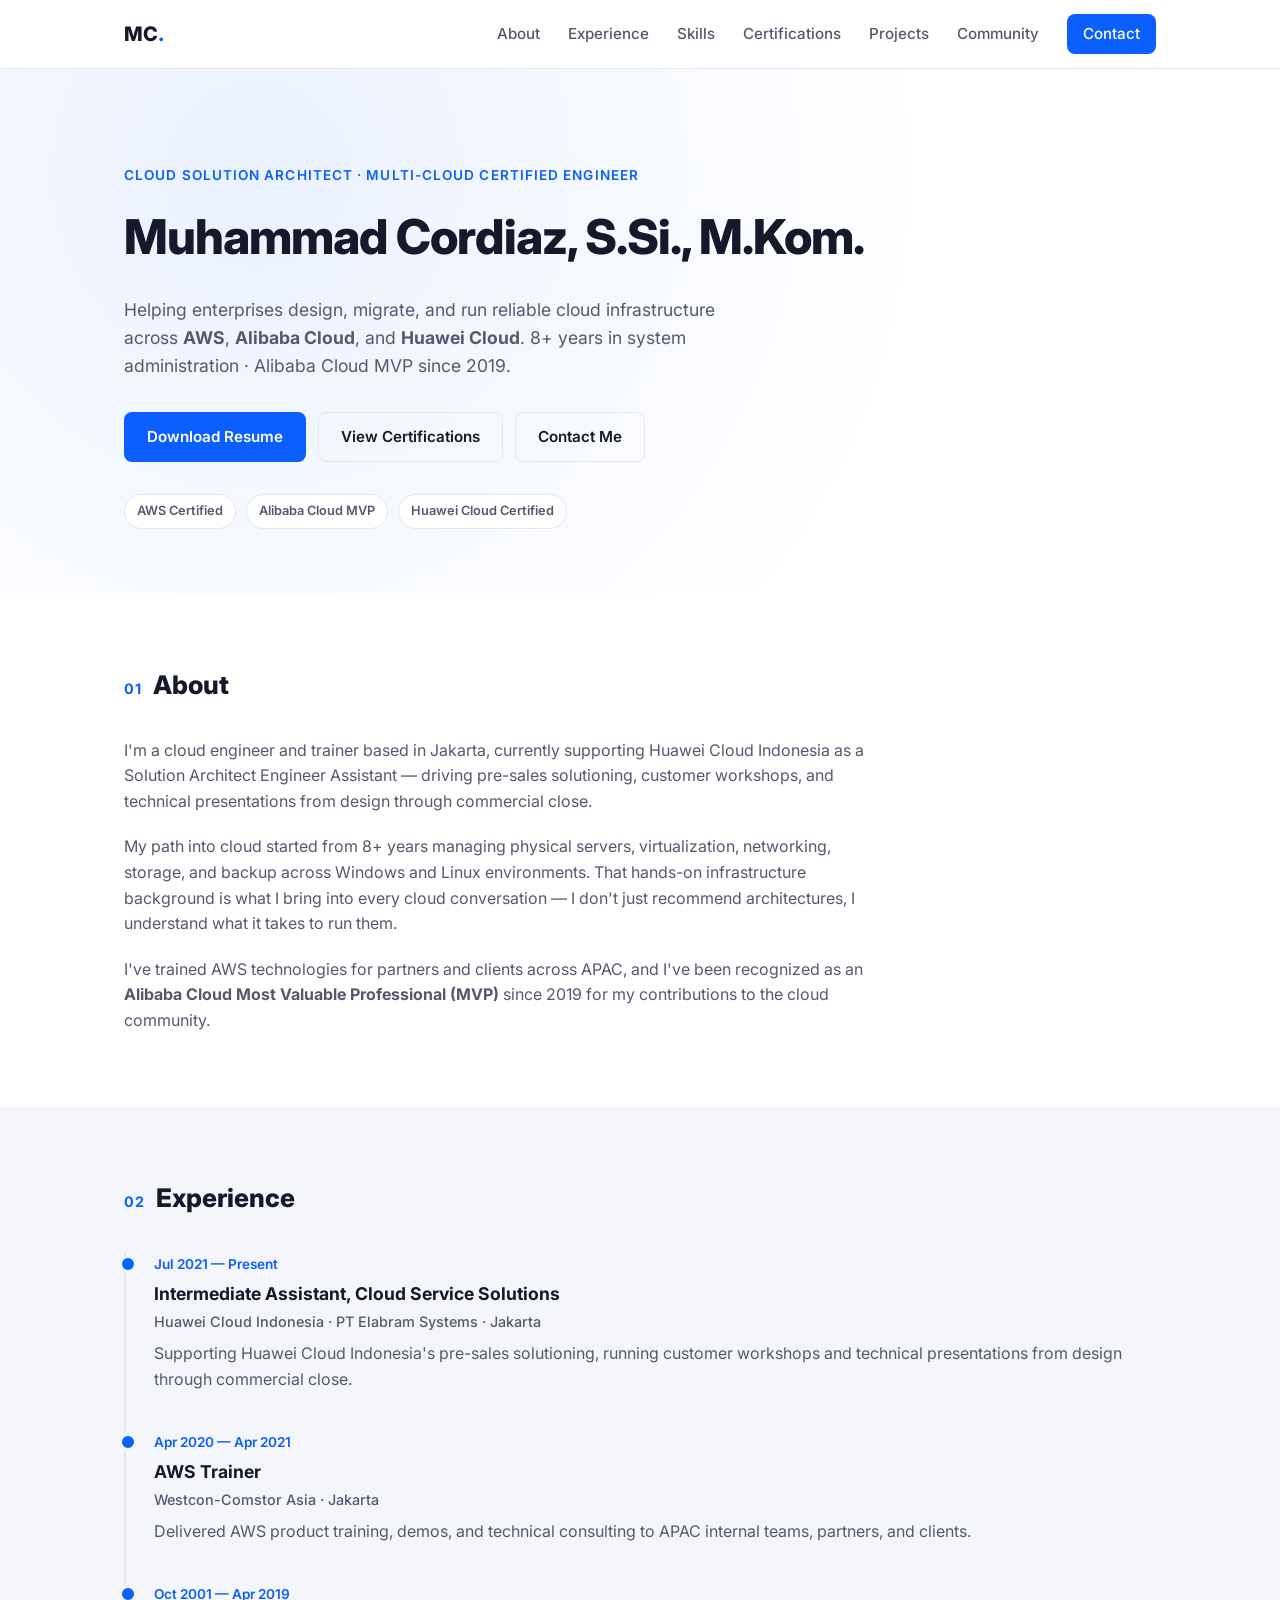
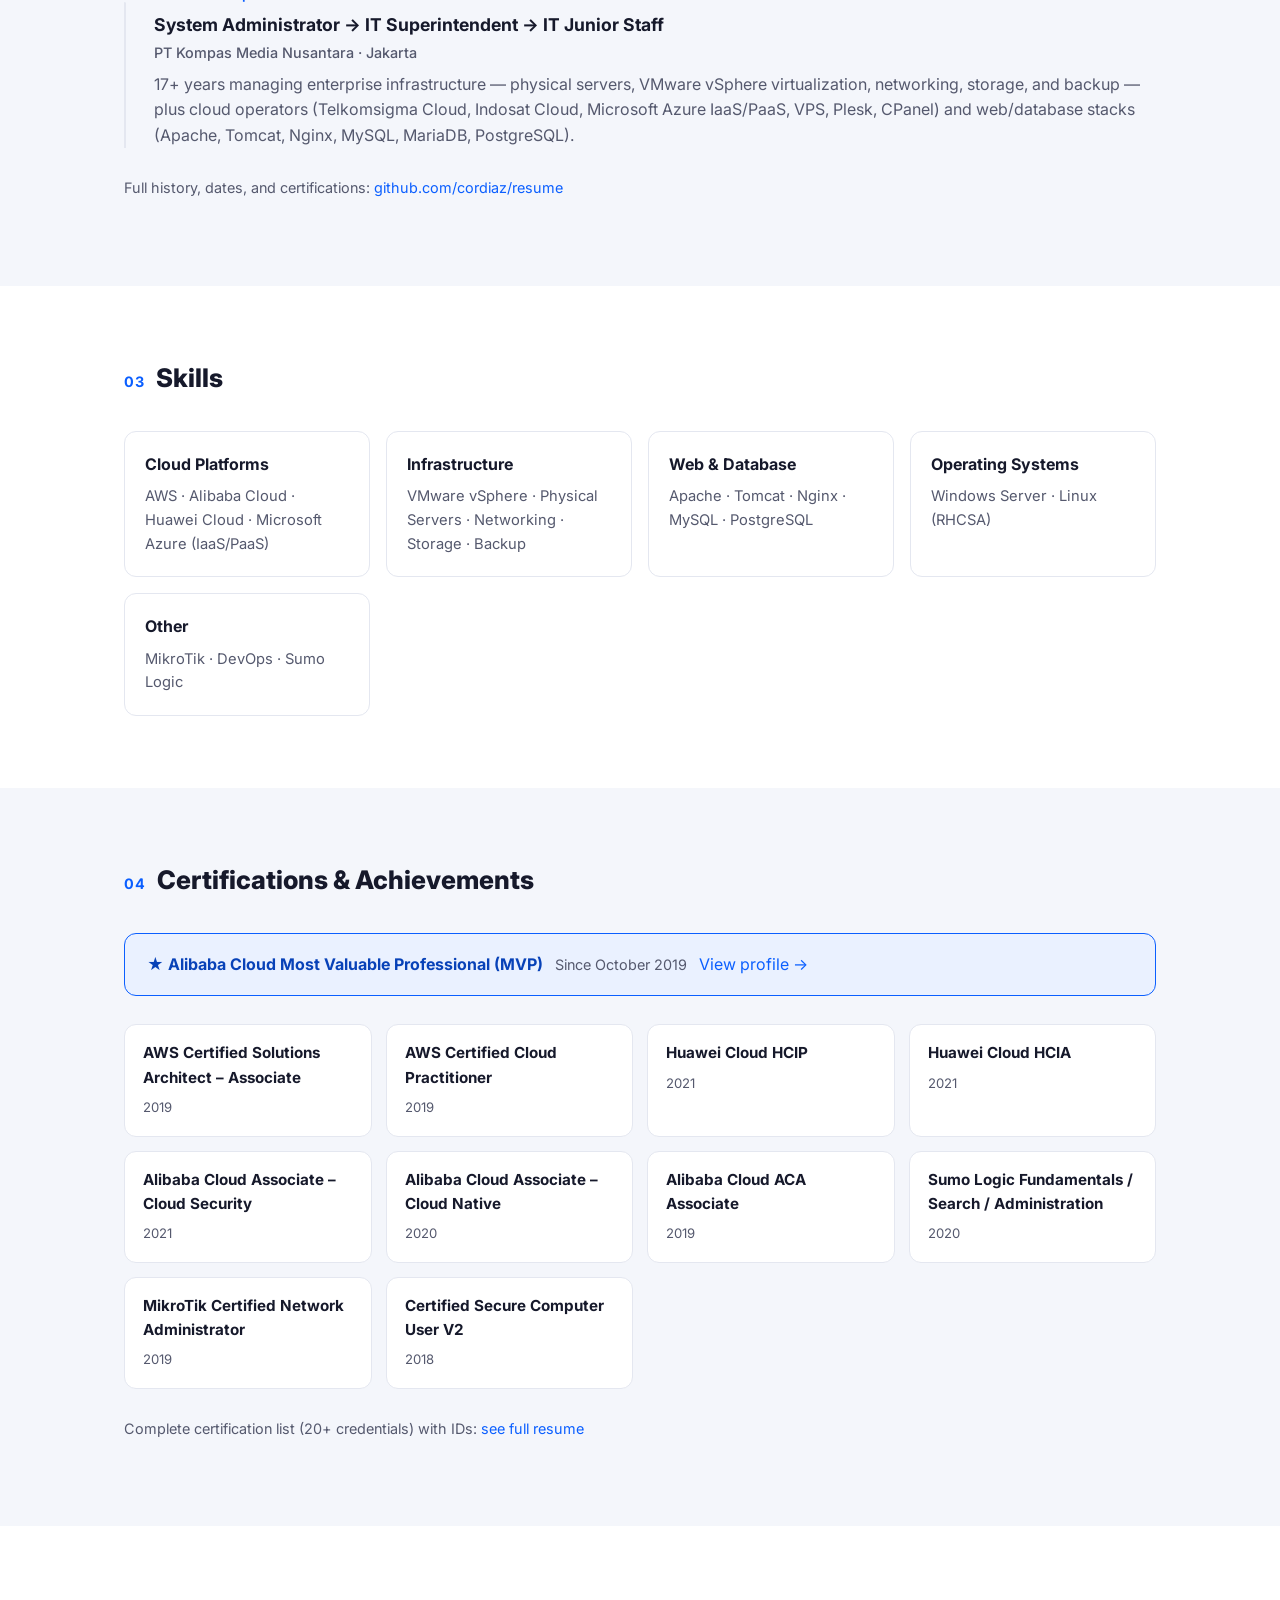
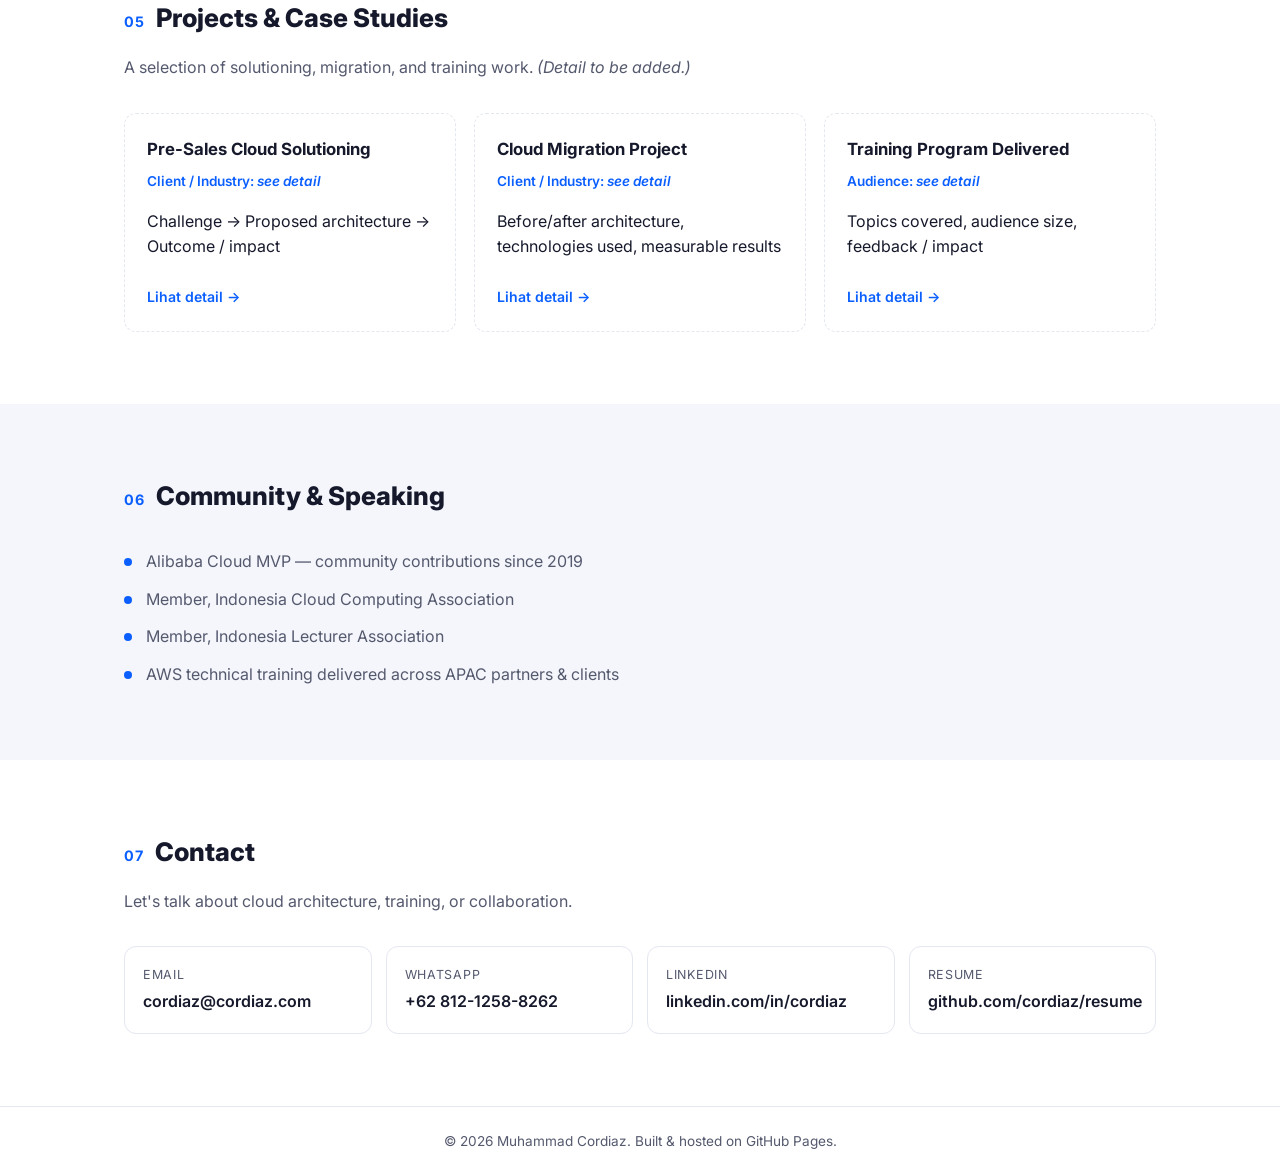
<file: index.html>
<!DOCTYPE html>
<html lang="en">
<head>
<meta charset="UTF-8">
<meta name="viewport" content="width=device-width, initial-scale=1.0">
<title>Muhammad Cordiaz — Cloud Solution Architect</title>
<meta name="description" content="Cloud Solution Architect & Multi-Cloud Certified Engineer. AWS, Alibaba Cloud MVP, and Huawei Cloud certified. Pre-sales solutioning, cloud training, and infrastructure engineering.">

<meta property="og:type" content="website">
<meta property="og:title" content="Muhammad Cordiaz — Cloud Solution Architect">
<meta property="og:description" content="Cloud Solution Architect & Multi-Cloud Certified Engineer. AWS, Alibaba Cloud MVP, and Huawei Cloud certified.">
<meta property="og:url" content="https://cordiaz.github.io/">

<link rel="icon" href="data:image/svg+xml,%3Csvg xmlns='http://www.w3.org/2000/svg' viewBox='0 0 100 100'%3E%3Crect width='100' height='100' rx='20' fill='%230b5fff'/%3E%3Ctext x='50' y='68' font-size='58' text-anchor='middle' fill='white' font-family='Arial, sans-serif' font-weight='bold'%3EC%3C/text%3E%3C/svg%3E">

<link rel="preconnect" href="https://fonts.googleapis.com">
<link rel="preconnect" href="https://fonts.gstatic.com" crossorigin>
<link href="https://fonts.googleapis.com/css2?family=Inter:wght@400;500;600;700;800&display=swap" rel="stylesheet">

<link rel="stylesheet" href="style.css">

<script type="application/ld+json">
{
  "@context": "https://schema.org",
  "@type": "Person",
  "name": "Muhammad Cordiaz",
  "url": "https://cordiaz.github.io/",
  "jobTitle": "Cloud Solution Architect Engineer Assistant",
  "worksFor": {
    "@type": "Organization",
    "name": "PT Elabram Systems (Huawei Cloud Indonesia)"
  },
  "sameAs": [
    "https://linkedin.com/in/cordiaz",
    "https://github.com/cordiaz/resume"
  ],
  "email": "mailto:cordiaz@cordiaz.com"
}
</script>
</head>
<body>

<header class="site-header" id="top">
  <div class="container header-inner">
    <a class="logo" href="#top">MC<span>.</span></a>
    <button class="nav-toggle" id="navToggle" aria-label="Toggle navigation" aria-expanded="false">
      <span></span><span></span><span></span>
    </button>
    <nav class="nav" id="nav">
      <a href="#about">About</a>
      <a href="#experience">Experience</a>
      <a href="#skills">Skills</a>
      <a href="#certifications">Certifications</a>
      <a href="#projects">Projects</a>
      <a href="#community">Community</a>
      <a href="#contact" class="nav-cta">Contact</a>
    </nav>
  </div>
</header>

<main>

  <section class="hero">
    <div class="container hero-inner">
      <p class="eyebrow">Cloud Solution Architect &middot; Multi-Cloud Certified Engineer</p>
      <h1>Muhammad Cordiaz, S.Si., M.Kom.</h1>
      <p class="hero-lede">
        Helping enterprises design, migrate, and run reliable cloud infrastructure
        across <strong>AWS</strong>, <strong>Alibaba Cloud</strong>, and <strong>Huawei Cloud</strong>.
        8+ years in system administration &middot; Alibaba Cloud MVP since 2019.
      </p>
      <div class="hero-actions">
        <a class="btn btn-primary" href="https://github.com/cordiaz/resume" target="_blank" rel="noopener">Download Resume</a>
        <a class="btn btn-ghost" href="#certifications">View Certifications</a>
        <a class="btn btn-ghost" href="#contact">Contact Me</a>
      </div>
      <ul class="hero-badges">
        <li>AWS Certified</li>
        <li>Alibaba Cloud MVP</li>
        <li>Huawei Cloud Certified</li>
      </ul>
    </div>
  </section>

  <section class="section" id="about">
    <div class="container">
      <h2 class="section-title"><span>01</span> About</h2>
      <div class="about-grid">
        <p>
          I'm a cloud engineer and trainer based in Jakarta, currently supporting
          Huawei Cloud Indonesia as a Solution Architect Engineer Assistant —
          driving pre-sales solutioning, customer workshops, and technical
          presentations from design through commercial close.
        </p>
        <p>
          My path into cloud started from 8+ years managing physical servers,
          virtualization, networking, storage, and backup across Windows and
          Linux environments. That hands-on infrastructure background is what
          I bring into every cloud conversation — I don't just recommend
          architectures, I understand what it takes to run them.
        </p>
        <p>
          I've trained AWS technologies for partners and clients across APAC,
          and I've been recognized as an <strong>Alibaba Cloud Most Valuable
          Professional (MVP)</strong> since 2019 for my contributions to the
          cloud community.
        </p>
      </div>
    </div>
  </section>

  <section class="section section-alt" id="experience">
    <div class="container">
      <h2 class="section-title"><span>02</span> Experience</h2>
      <ol class="timeline">
        <li class="timeline-item">
          <div class="timeline-meta">
            <span class="timeline-date">Jul 2021 — Present</span>
          </div>
          <div class="timeline-body">
            <h3>Intermediate Assistant, Cloud Service Solutions</h3>
            <p class="timeline-org">Huawei Cloud Indonesia &middot; PT Elabram Systems &middot; Jakarta</p>
            <p>Supporting Huawei Cloud Indonesia's pre-sales solutioning, running
              customer workshops and technical presentations from design through
              commercial close.</p>
          </div>
        </li>
        <li class="timeline-item">
          <div class="timeline-meta">
            <span class="timeline-date">Apr 2020 — Apr 2021</span>
          </div>
          <div class="timeline-body">
            <h3>AWS Trainer</h3>
            <p class="timeline-org">Westcon-Comstor Asia &middot; Jakarta</p>
            <p>Delivered AWS product training, demos, and technical consulting
              to APAC internal teams, partners, and clients.</p>
          </div>
        </li>
        <li class="timeline-item">
          <div class="timeline-meta">
            <span class="timeline-date">Oct 2001 — Apr 2019</span>
          </div>
          <div class="timeline-body">
            <h3>System Administrator &rarr; IT Superintendent &rarr; IT Junior Staff</h3>
            <p class="timeline-org">PT Kompas Media Nusantara &middot; Jakarta</p>
            <p>17+ years managing enterprise infrastructure — physical servers,
              VMware vSphere virtualization, networking, storage, and backup —
              plus cloud operators (Telkomsigma Cloud, Indosat Cloud, Microsoft
              Azure IaaS/PaaS, VPS, Plesk, CPanel) and web/database stacks (Apache, Tomcat, Nginx,
              MySQL, MariaDB, PostgreSQL).</p>
          </div>
        </li>
      </ol>
      <p class="section-note">Full history, dates, and certifications: <a href="https://github.com/cordiaz/resume" target="_blank" rel="noopener">github.com/cordiaz/resume</a></p>
    </div>
  </section>

  <section class="section" id="skills">
    <div class="container">
      <h2 class="section-title"><span>03</span> Skills</h2>
      <div class="skills-grid">
        <div class="skill-card">
          <h3>Cloud Platforms</h3>
          <p>AWS &middot; Alibaba Cloud &middot; Huawei Cloud &middot; Microsoft Azure (IaaS/PaaS)</p>
        </div>
        <div class="skill-card">
          <h3>Infrastructure</h3>
          <p>VMware vSphere &middot; Physical Servers &middot; Networking &middot; Storage &middot; Backup</p>
        </div>
        <div class="skill-card">
          <h3>Web &amp; Database</h3>
          <p>Apache &middot; Tomcat &middot; Nginx &middot; MySQL &middot; PostgreSQL</p>
        </div>
        <div class="skill-card">
          <h3>Operating Systems</h3>
          <p>Windows Server &middot; Linux (RHCSA)</p>
        </div>
        <div class="skill-card">
          <h3>Other</h3>
          <p>MikroTik &middot; DevOps &middot; Sumo Logic</p>
        </div>
      </div>
    </div>
  </section>

  <section class="section section-alt" id="certifications">
    <div class="container">
      <h2 class="section-title"><span>04</span> Certifications &amp; Achievements</h2>

      <div class="highlight-badge">
        <strong>&#9733; Alibaba Cloud Most Valuable Professional (MVP)</strong>
        <span>Since October 2019</span>
        <a href="https://mvp.alibabacloud.com/mvp/detail/more?spm=5176.8961142.detail.3.7ff15b37uZHtC8&id=225" target="_blank" rel="noopener">View profile &rarr;</a>
      </div>

      <div class="cert-grid">
        <div class="cert-item"><h4>AWS Certified Solutions Architect – Associate</h4><span>2019</span></div>
        <div class="cert-item"><h4>AWS Certified Cloud Practitioner</h4><span>2019</span></div>
        <div class="cert-item"><h4>Huawei Cloud HCIP</h4><span>2021</span></div>
        <div class="cert-item"><h4>Huawei Cloud HCIA</h4><span>2021</span></div>
        <div class="cert-item"><h4>Alibaba Cloud Associate – Cloud Security</h4><span>2021</span></div>
        <div class="cert-item"><h4>Alibaba Cloud Associate – Cloud Native</h4><span>2020</span></div>
        <div class="cert-item"><h4>Alibaba Cloud ACA Associate</h4><span>2019</span></div>
        <div class="cert-item"><h4>Sumo Logic Fundamentals / Search / Administration</h4><span>2020</span></div>
        <div class="cert-item"><h4>MikroTik Certified Network Administrator</h4><span>2019</span></div>
        <div class="cert-item"><h4>Certified Secure Computer User V2</h4><span>2018</span></div>
      </div>
      <p class="section-note">Complete certification list (20+ credentials) with IDs: <a href="https://github.com/cordiaz/resume" target="_blank" rel="noopener">see full resume</a></p>
    </div>
  </section>

  <section class="section" id="projects">
    <div class="container">
      <h2 class="section-title"><span>05</span> Projects &amp; Case Studies</h2>
      <p class="section-intro">A selection of solutioning, migration, and training work. <em>(Detail to be added.)</em></p>
      <div class="project-grid">
        <article class="project-card project-card--placeholder">
          <h3>Pre-Sales Cloud Solutioning</h3>
          <p class="project-field">Client / Industry: <em>see detail</em></p>
          <p>Challenge &rarr; Proposed architecture &rarr; Outcome / impact</p>
          <a class="project-card-link" href="projects/pre-sales-cloud-solutioning.html">Lihat detail &rarr;</a>
        </article>
        <article class="project-card project-card--placeholder">
          <h3>Cloud Migration Project</h3>
          <p class="project-field">Client / Industry: <em>see detail</em></p>
          <p>Before/after architecture, technologies used, measurable results</p>
          <a class="project-card-link" href="projects/cloud-migration-project.html">Lihat detail &rarr;</a>
        </article>
        <article class="project-card project-card--placeholder">
          <h3>Training Program Delivered</h3>
          <p class="project-field">Audience: <em>see detail</em></p>
          <p>Topics covered, audience size, feedback / impact</p>
          <a class="project-card-link" href="projects/training-program-delivered.html">Lihat detail &rarr;</a>
        </article>
      </div>
    </div>
  </section>

  <section class="section section-alt" id="community">
    <div class="container">
      <h2 class="section-title"><span>06</span> Community &amp; Speaking</h2>
      <ul class="community-list">
        <li>Alibaba Cloud MVP — community contributions since 2019</li>
        <li>Member, Indonesia Cloud Computing Association</li>
        <li>Member, Indonesia Lecturer Association</li>
        <li>AWS technical training delivered across APAC partners &amp; clients</li>
      </ul>
    </div>
  </section>

  <section class="section" id="contact">
    <div class="container contact-inner">
      <h2 class="section-title"><span>07</span> Contact</h2>
      <p class="section-intro">Let's talk about cloud architecture, training, or collaboration.</p>
      <div class="contact-grid">
        <a class="contact-item" href="mailto:cordiaz@cordiaz.com">
          <span class="contact-label">Email</span>
          <span class="contact-value">cordiaz@cordiaz.com</span>
        </a>
        <a class="contact-item" href="https://wa.me/6281212588262" target="_blank" rel="noopener">
          <span class="contact-label">WhatsApp</span>
          <span class="contact-value">+62 812-1258-8262</span>
        </a>
        <a class="contact-item" href="https://linkedin.com/in/cordiaz" target="_blank" rel="noopener">
          <span class="contact-label">LinkedIn</span>
          <span class="contact-value">linkedin.com/in/cordiaz</span>
        </a>
        <a class="contact-item" href="https://github.com/cordiaz/resume" target="_blank" rel="noopener">
          <span class="contact-label">Resume</span>
          <span class="contact-value">github.com/cordiaz/resume</span>
        </a>
      </div>
    </div>
  </section>

</main>

<footer class="site-footer">
  <div class="container footer-inner">
    <p>&copy; <span id="year"></span> Muhammad Cordiaz. Built &amp; hosted on GitHub Pages.</p>
  </div>
</footer>

<script src="script.js"></script>
</body>
</html>
</file>
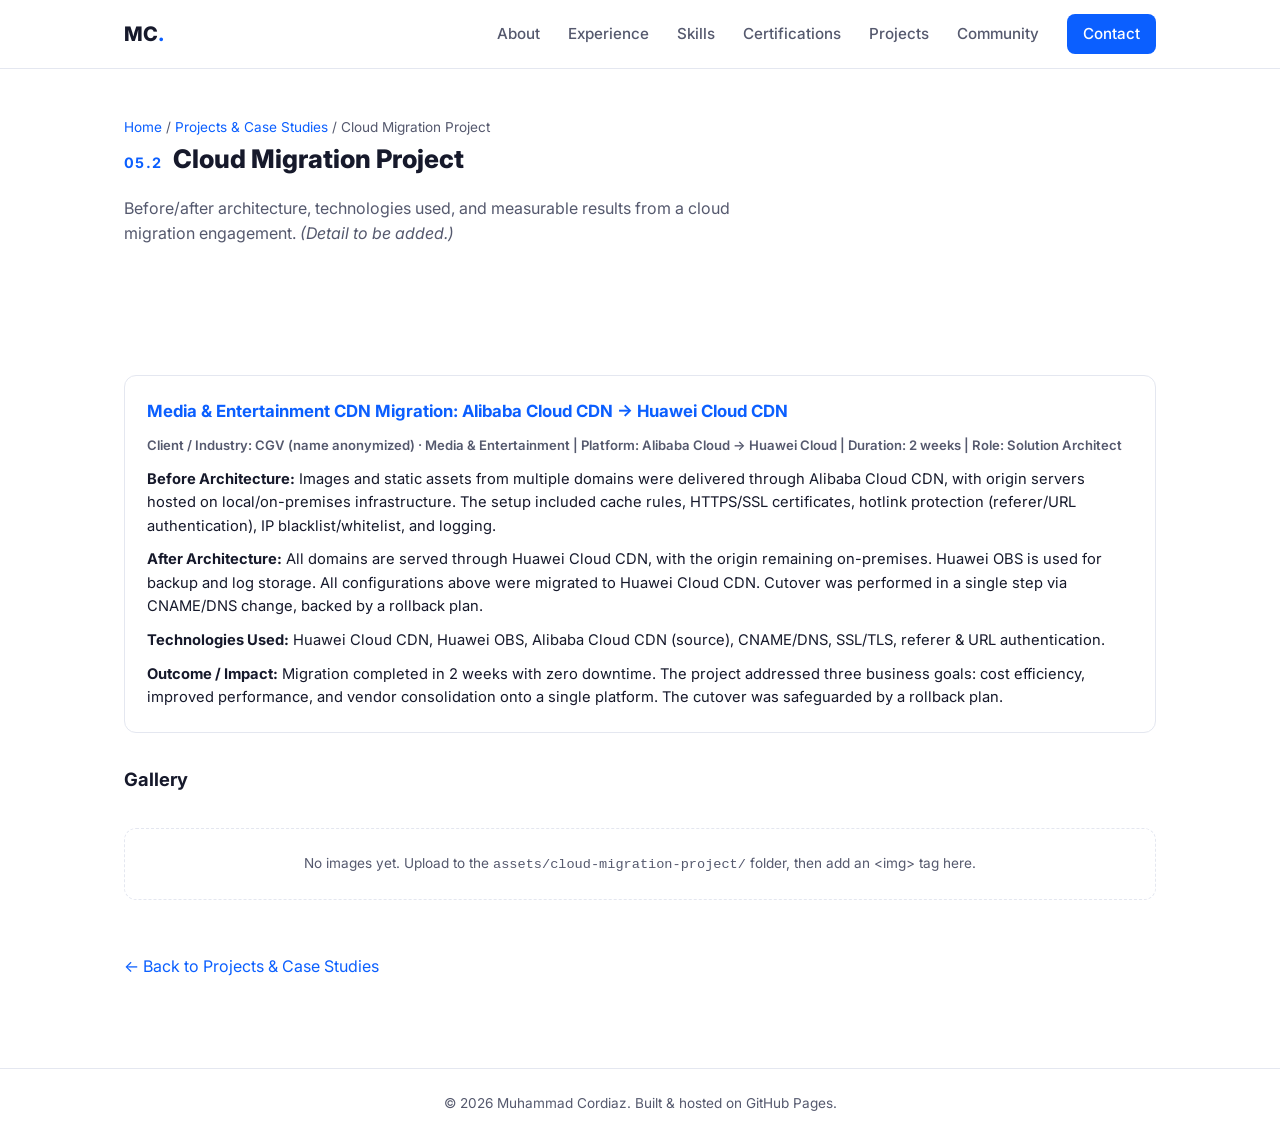
<file: projects/cloud-migration-project.html>
<!DOCTYPE html>
<html lang="en">
<head>
<meta charset="UTF-8">
<meta name="viewport" content="width=device-width, initial-scale=1.0">
<title>Cloud Migration Project — Muhammad Cordiaz</title>
<meta name="description" content="Cloud migration project case study by Muhammad Cordiaz — before/after architecture, technologies used, and measurable results.">

<meta property="og:type" content="article">
<meta property="og:title" content="Cloud Migration Project — Muhammad Cordiaz">
<meta property="og:description" content="Cloud migration project case study by Muhammad Cordiaz.">
<meta property="og:url" content="https://cordiaz.github.io/projects/cloud-migration-project.html">

<link rel="icon" href="data:image/svg+xml,%3Csvg xmlns='http://www.w3.org/2000/svg' viewBox='0 0 100 100'%3E%3Crect width='100' height='100' rx='20' fill='%230b5fff'/%3E%3Ctext x='50' y='68' font-size='58' text-anchor='middle' fill='white' font-family='Arial, sans-serif' font-weight='bold'%3EC%3C/text%3E%3C/svg%3E">

<link rel="preconnect" href="https://fonts.googleapis.com">
<link rel="preconnect" href="https://fonts.gstatic.com" crossorigin>
<link href="https://fonts.googleapis.com/css2?family=Inter:wght@400;500;600;700;800&display=swap" rel="stylesheet">

<link rel="stylesheet" href="../style.css">
</head>
<body>

<header class="site-header" id="top">
  <div class="container header-inner">
    <a class="logo" href="../index.html#top">MC<span>.</span></a>
    <button class="nav-toggle" id="navToggle" aria-label="Toggle navigation" aria-expanded="false">
      <span></span><span></span><span></span>
    </button>
    <nav class="nav" id="nav">
      <a href="../index.html#about">About</a>
      <a href="../index.html#experience">Experience</a>
      <a href="../index.html#skills">Skills</a>
      <a href="../index.html#certifications">Certifications</a>
      <a href="../index.html#projects">Projects</a>
      <a href="../index.html#community">Community</a>
      <a href="../index.html#contact" class="nav-cta">Contact</a>
    </nav>
  </div>
</header>

<main>

  <section class="section project-detail-hero">
    <div class="container">
      <p class="breadcrumb">
        <a href="../index.html">Home</a> /
        <a href="../index.html#projects">Projects &amp; Case Studies</a> /
        Cloud Migration Project
      </p>
      <h2 class="section-title"><span>05.2</span> Cloud Migration Project</h2>
      <p class="section-intro">Before/after architecture, technologies used, and measurable results from a cloud migration engagement. <em>(Detail to be added.)</em></p>
    </div>
  </section>

  <section class="section">
    <div class="container project-body">
      <div class="solution-cards">

<div class="card">
  <h3>Media &amp; Entertainment CDN Migration: Alibaba Cloud CDN → Huawei Cloud CDN</h3>
  <p class="card-meta">Client / Industry: CGV (name anonymized) · Media &amp; Entertainment | Platform: Alibaba Cloud → Huawei Cloud | Duration: 2 weeks | Role: Solution Architect</p>
  <p><strong>Before Architecture:</strong> Images and static assets from multiple domains were delivered through Alibaba Cloud CDN, with origin servers hosted on local/on-premises infrastructure. The setup included cache rules, HTTPS/SSL certificates, hotlink protection (referer/URL authentication), IP blacklist/whitelist, and logging.</p>
  <p><strong>After Architecture:</strong> All domains are served through Huawei Cloud CDN, with the origin remaining on-premises. Huawei OBS is used for backup and log storage. All configurations above were migrated to Huawei Cloud CDN. Cutover was performed in a single step via CNAME/DNS change, backed by a rollback plan.</p>
  <p><strong>Technologies Used:</strong> Huawei Cloud CDN, Huawei OBS, Alibaba Cloud CDN (source), CNAME/DNS, SSL/TLS, referer &amp; URL authentication.</p>
  <p><strong>Outcome / Impact:</strong> Migration completed in 2 weeks with zero downtime. The project addressed three business goals: cost efficiency, improved performance, and vendor consolidation onto a single platform. The cutover was safeguarded by a rollback plan.</p>
</div>

      </div>

      <h3>Gallery</h3>
      <div class="project-gallery">
        <!--
          Add images here, for example:
          <img src="../assets/cloud-migration-project/diagram-01.jpg" alt="Image description">
        -->
        <p class="project-gallery-empty">No images yet. Upload to the <code>assets/cloud-migration-project/</code> folder, then add an &lt;img&gt; tag here.</p>
      </div>

      <p class="back-to-projects"><a href="../index.html#projects">&larr; Back to Projects &amp; Case Studies</a></p>
    </div>
  </section>

</main>

<footer class="site-footer">
  <div class="container footer-inner">
    <p>&copy; <span id="year"></span> Muhammad Cordiaz. Built &amp; hosted on GitHub Pages.</p>
  </div>
</footer>

<script src="../script.js"></script>
</body>
</html>
</file>
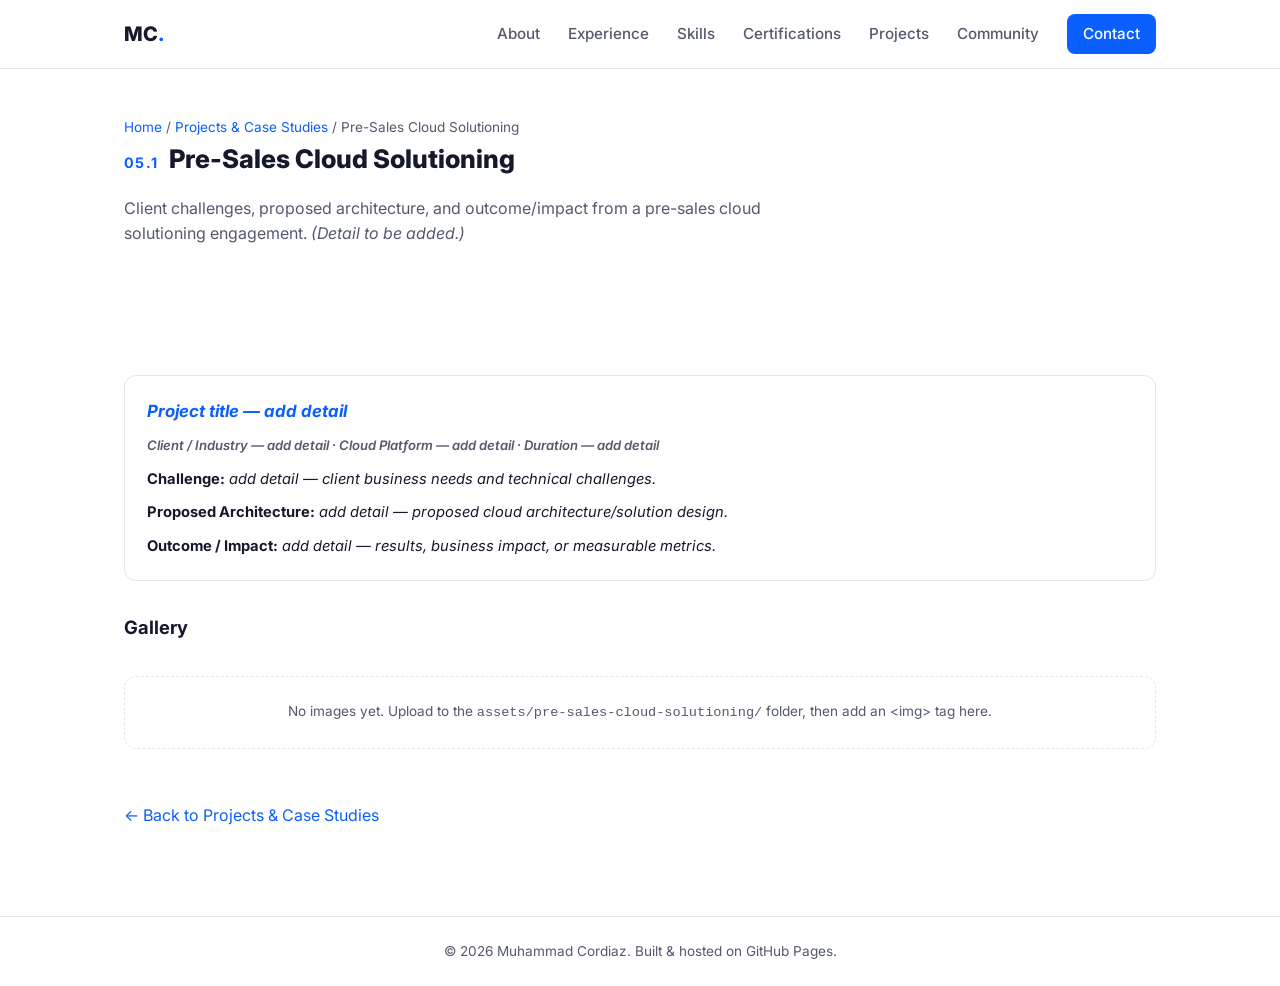
<file: projects/pre-sales-cloud-solutioning.html>
<!DOCTYPE html>
<html lang="en">
<head>
<meta charset="UTF-8">
<meta name="viewport" content="width=device-width, initial-scale=1.0">
<title>Pre-Sales Cloud Solutioning — Muhammad Cordiaz</title>
<meta name="description" content="Pre-sales cloud solutioning case study by Muhammad Cordiaz — client challenges, proposed architecture, and outcome/impact.">

<meta property="og:type" content="article">
<meta property="og:title" content="Pre-Sales Cloud Solutioning — Muhammad Cordiaz">
<meta property="og:description" content="Pre-sales cloud solutioning case study by Muhammad Cordiaz.">
<meta property="og:url" content="https://cordiaz.github.io/projects/pre-sales-cloud-solutioning.html">

<link rel="icon" href="data:image/svg+xml,%3Csvg xmlns='http://www.w3.org/2000/svg' viewBox='0 0 100 100'%3E%3Crect width='100' height='100' rx='20' fill='%230b5fff'/%3E%3Ctext x='50' y='68' font-size='58' text-anchor='middle' fill='white' font-family='Arial, sans-serif' font-weight='bold'%3EC%3C/text%3E%3C/svg%3E">

<link rel="preconnect" href="https://fonts.googleapis.com">
<link rel="preconnect" href="https://fonts.gstatic.com" crossorigin>
<link href="https://fonts.googleapis.com/css2?family=Inter:wght@400;500;600;700;800&display=swap" rel="stylesheet">

<link rel="stylesheet" href="../style.css">
</head>
<body>

<header class="site-header" id="top">
  <div class="container header-inner">
    <a class="logo" href="../index.html#top">MC<span>.</span></a>
    <button class="nav-toggle" id="navToggle" aria-label="Toggle navigation" aria-expanded="false">
      <span></span><span></span><span></span>
    </button>
    <nav class="nav" id="nav">
      <a href="../index.html#about">About</a>
      <a href="../index.html#experience">Experience</a>
      <a href="../index.html#skills">Skills</a>
      <a href="../index.html#certifications">Certifications</a>
      <a href="../index.html#projects">Projects</a>
      <a href="../index.html#community">Community</a>
      <a href="../index.html#contact" class="nav-cta">Contact</a>
    </nav>
  </div>
</header>

<main>

  <section class="section project-detail-hero">
    <div class="container">
      <p class="breadcrumb">
        <a href="../index.html">Home</a> /
        <a href="../index.html#projects">Projects &amp; Case Studies</a> /
        Pre-Sales Cloud Solutioning
      </p>
      <h2 class="section-title"><span>05.1</span> Pre-Sales Cloud Solutioning</h2>
      <p class="section-intro">Client challenges, proposed architecture, and outcome/impact from a pre-sales cloud solutioning engagement. <em>(Detail to be added.)</em></p>
    </div>
  </section>

  <section class="section">
    <div class="container project-body">
      <div class="solution-cards">

        <div class="card">
          <h3><em>Project title — add detail</em></h3>
          <p class="card-meta"><em>Client / Industry — add detail</em> &middot; <em>Cloud Platform — add detail</em> &middot; <em>Duration — add detail</em></p>
          <p><strong>Challenge:</strong> <em>add detail — client business needs and technical challenges.</em></p>
          <p><strong>Proposed Architecture:</strong> <em>add detail — proposed cloud architecture/solution design.</em></p>
          <p><strong>Outcome / Impact:</strong> <em>add detail — results, business impact, or measurable metrics.</em></p>
        </div>

      </div>

      <h3>Gallery</h3>
      <div class="project-gallery">
        <!--
          Add images here, for example:
          <img src="../assets/pre-sales-cloud-solutioning/diagram-01.jpg" alt="Image description">
        -->
        <p class="project-gallery-empty">No images yet. Upload to the <code>assets/pre-sales-cloud-solutioning/</code> folder, then add an &lt;img&gt; tag here.</p>
      </div>

      <p class="back-to-projects"><a href="../index.html#projects">&larr; Back to Projects &amp; Case Studies</a></p>
    </div>
  </section>

</main>

<footer class="site-footer">
  <div class="container footer-inner">
    <p>&copy; <span id="year"></span> Muhammad Cordiaz. Built &amp; hosted on GitHub Pages.</p>
  </div>
</footer>

<script src="../script.js"></script>
</body>
</html>
</file>
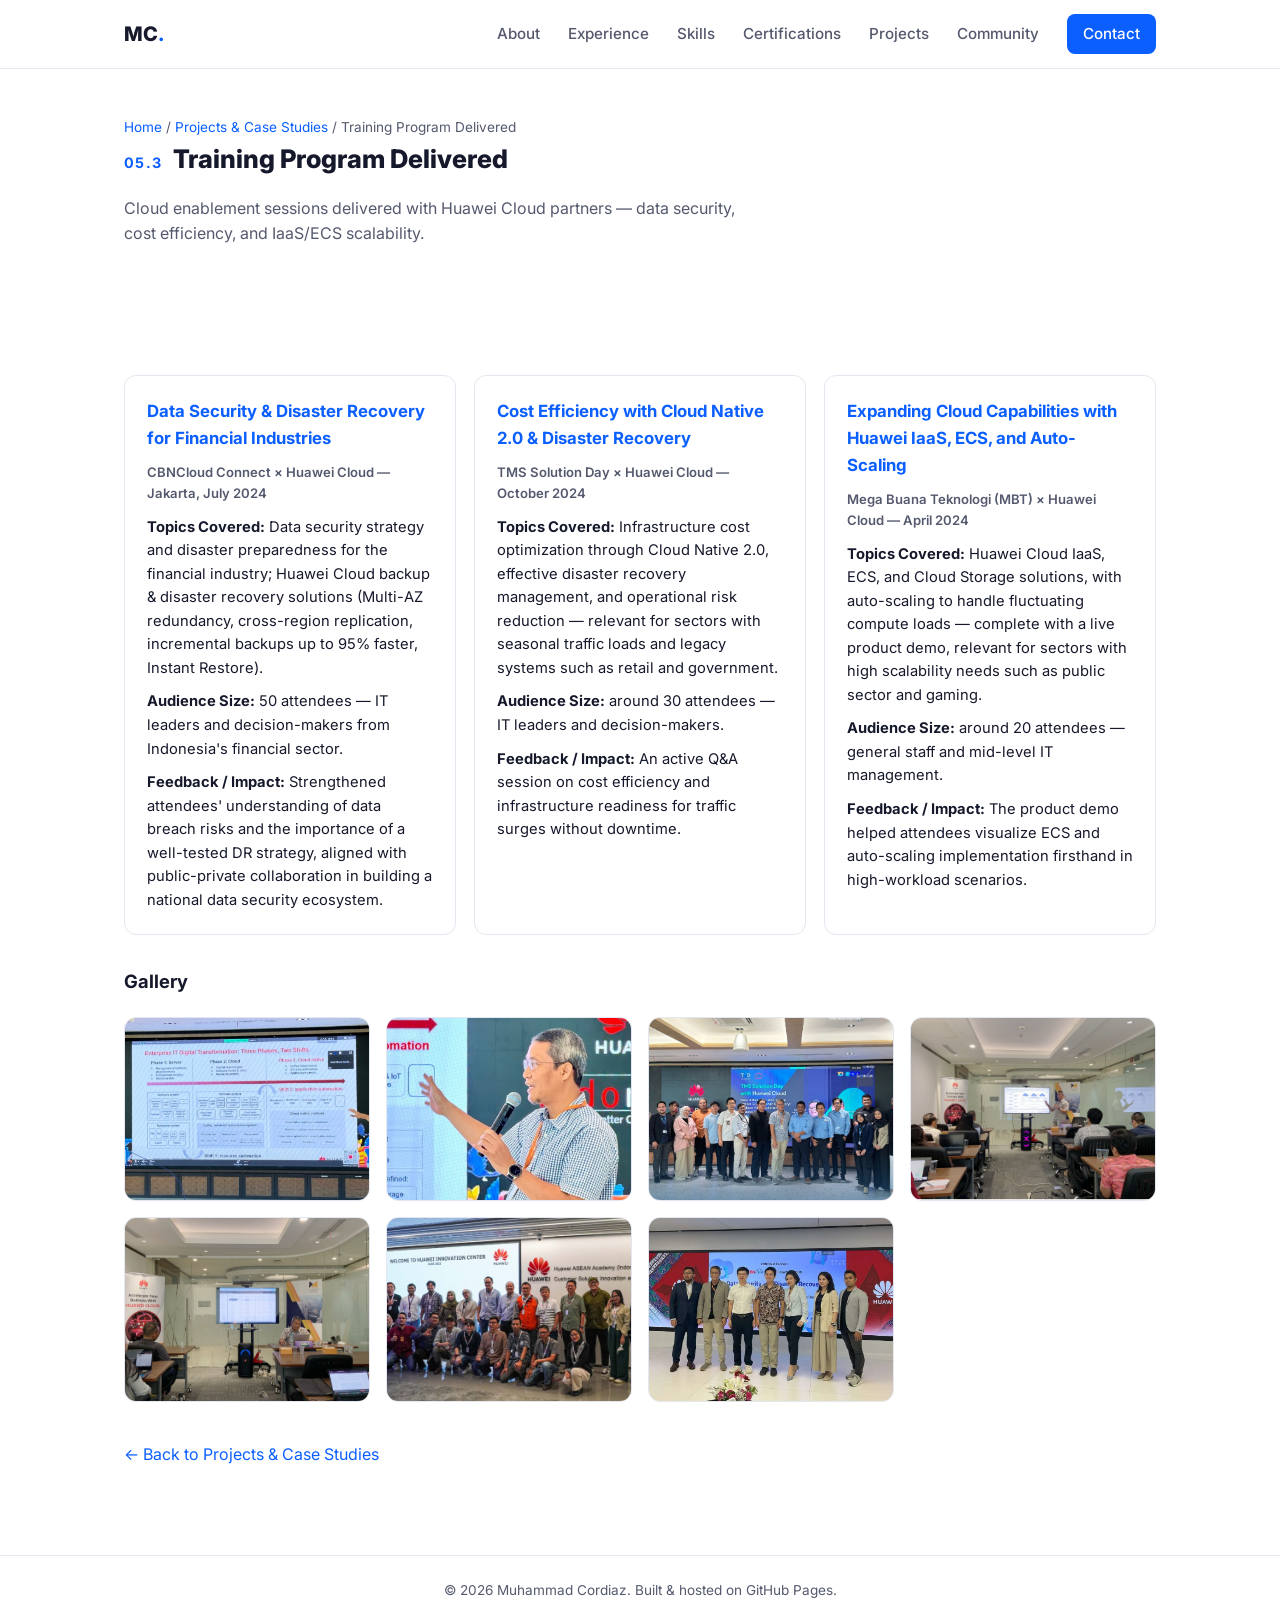
<file: projects/training-program-delivered.html>
<!DOCTYPE html>
<html lang="en">
<head>
<meta charset="UTF-8">
<meta name="viewport" content="width=device-width, initial-scale=1.0">
<title>Training Program Delivered — Muhammad Cordiaz</title>
<meta name="description" content="Summary of training programs delivered by Muhammad Cordiaz — topics, audience, and impact/feedback.">

<meta property="og:type" content="article">
<meta property="og:title" content="Training Program Delivered — Muhammad Cordiaz">
<meta property="og:description" content="Summary of training programs delivered by Muhammad Cordiaz.">
<meta property="og:url" content="https://cordiaz.github.io/projects/training-program-delivered.html">

<link rel="icon" href="data:image/svg+xml,%3Csvg xmlns='http://www.w3.org/2000/svg' viewBox='0 0 100 100'%3E%3Crect width='100' height='100' rx='20' fill='%230b5fff'/%3E%3Ctext x='50' y='68' font-size='58' text-anchor='middle' fill='white' font-family='Arial, sans-serif' font-weight='bold'%3EC%3C/text%3E%3C/svg%3E">

<link rel="preconnect" href="https://fonts.googleapis.com">
<link rel="preconnect" href="https://fonts.gstatic.com" crossorigin>
<link href="https://fonts.googleapis.com/css2?family=Inter:wght@400;500;600;700;800&display=swap" rel="stylesheet">

<link rel="stylesheet" href="../style.css">
</head>
<body>

<header class="site-header" id="top">
  <div class="container header-inner">
    <a class="logo" href="../index.html#top">MC<span>.</span></a>
    <button class="nav-toggle" id="navToggle" aria-label="Toggle navigation" aria-expanded="false">
      <span></span><span></span><span></span>
    </button>
    <nav class="nav" id="nav">
      <a href="../index.html#about">About</a>
      <a href="../index.html#experience">Experience</a>
      <a href="../index.html#skills">Skills</a>
      <a href="../index.html#certifications">Certifications</a>
      <a href="../index.html#projects">Projects</a>
      <a href="../index.html#community">Community</a>
      <a href="../index.html#contact" class="nav-cta">Contact</a>
    </nav>
  </div>
</header>

<main>

  <section class="section project-detail-hero">
    <div class="container">
      <p class="breadcrumb">
        <a href="../index.html">Home</a> /
        <a href="../index.html#projects">Projects &amp; Case Studies</a> /
        Training Program Delivered
      </p>
      <h2 class="section-title"><span>05.3</span> Training Program Delivered</h2>
      <p class="section-intro">Cloud enablement sessions delivered with Huawei Cloud partners — data security, cost efficiency, and IaaS/ECS scalability.</p>
    </div>
  </section>

  <section class="section">
    <div class="container project-body">
      <div class="solution-cards">

        <div class="card">
          <h3>Data Security &amp; Disaster Recovery for Financial Industries</h3>
          <p class="card-meta">CBNCloud Connect × Huawei Cloud — Jakarta, July 2024</p>
          <p><strong>Topics Covered:</strong> Data security strategy and disaster preparedness for the financial industry; Huawei Cloud backup &amp; disaster recovery solutions (Multi-AZ redundancy, cross-region replication, incremental backups up to 95% faster, Instant Restore).</p>
          <p><strong>Audience Size:</strong> 50 attendees — IT leaders and decision-makers from Indonesia's financial sector.</p>
          <p><strong>Feedback / Impact:</strong> Strengthened attendees' understanding of data breach risks and the importance of a well-tested DR strategy, aligned with public-private collaboration in building a national data security ecosystem.</p>
        </div>

        <div class="card">
          <h3>Cost Efficiency with Cloud Native 2.0 &amp; Disaster Recovery</h3>
          <p class="card-meta">TMS Solution Day × Huawei Cloud — October 2024</p>
          <p><strong>Topics Covered:</strong> Infrastructure cost optimization through Cloud Native 2.0, effective disaster recovery management, and operational risk reduction — relevant for sectors with seasonal traffic loads and legacy systems such as retail and government.</p>
          <p><strong>Audience Size:</strong> around 30 attendees — IT leaders and decision-makers.</p>
          <p><strong>Feedback / Impact:</strong> An active Q&amp;A session on cost efficiency and infrastructure readiness for traffic surges without downtime.</p>
        </div>

        <div class="card">
          <h3>Expanding Cloud Capabilities with Huawei IaaS, ECS, and Auto-Scaling</h3>
          <p class="card-meta">Mega Buana Teknologi (MBT) × Huawei Cloud — April 2024</p>
          <p><strong>Topics Covered:</strong> Huawei Cloud IaaS, ECS, and Cloud Storage solutions, with auto-scaling to handle fluctuating compute loads — complete with a live product demo, relevant for sectors with high scalability needs such as public sector and gaming.</p>
          <p><strong>Audience Size:</strong> around 20 attendees — general staff and mid-level IT management.</p>
          <p><strong>Feedback / Impact:</strong> The product demo helped attendees visualize ECS and auto-scaling implementation firsthand in high-workload scenarios.</p>
        </div>

      </div>

      <h3>Gallery</h3>
      <div class="project-gallery">
        <img src="../assets/training-program-delivered/cordiaz_01.PNG" alt="Training program delivered — photo 1">
        <img src="../assets/training-program-delivered/cordiaz_02.PNG" alt="Training program delivered — photo 2">
        <img src="../assets/training-program-delivered/cordiaz_03.PNG" alt="Training program delivered — photo 3">
        <img src="../assets/training-program-delivered/cordiaz_04.PNG" alt="Training program delivered — photo 4">
        <img src="../assets/training-program-delivered/cordiaz_05.PNG" alt="Training program delivered — photo 5">
        <img src="../assets/training-program-delivered/cordiaz_06.PNG" alt="Training program delivered — photo 6">
        <img src="../assets/training-program-delivered/cordiaz_07.PNG" alt="Training program delivered — photo 7">
      </div>

      <p class="back-to-projects"><a href="../index.html#projects">&larr; Back to Projects &amp; Case Studies</a></p>
    </div>
  </section>

</main>

<footer class="site-footer">
  <div class="container footer-inner">
    <p>&copy; <span id="year"></span> Muhammad Cordiaz. Built &amp; hosted on GitHub Pages.</p>
  </div>
</footer>

<script src="../script.js"></script>
</body>
</html>
</file>
<file: style.css>
:root {
  --bg: #ffffff;
  --bg-alt: #f4f6fb;
  --text: #16192b;
  --text-muted: #55596e;
  --border: #e4e7f0;
  --accent: #0b5fff;
  --accent-dark: #0842b8;
  --accent-soft: #eaf1ff;
  --card-bg: #ffffff;
  --header-bg: rgba(255, 255, 255, 0.85);
  --radius: 12px;
  --max-width: 1080px;
  color-scheme: light;
}

@media (prefers-color-scheme: dark) {
  :root:not([data-theme="light"]) {
    --bg: #0f1220;
    --bg-alt: #151933;
    --text: #eef0fb;
    --text-muted: #a7abc7;
    --border: #262b4a;
    --accent: #5b8dff;
    --accent-dark: #7fa4ff;
    --accent-soft: #1b2450;
    --card-bg: #171c38;
    --header-bg: rgba(15, 18, 32, 0.85);
    color-scheme: dark;
  }
}

* { box-sizing: border-box; }

html { scroll-behavior: smooth; }

body {
  margin: 0;
  background: var(--bg);
  color: var(--text);
  font-family: 'Inter', -apple-system, BlinkMacSystemFont, 'Segoe UI', sans-serif;
  line-height: 1.6;
  -webkit-font-smoothing: antialiased;
}

.container {
  max-width: var(--max-width);
  margin: 0 auto;
  padding: 0 24px;
}

a { color: var(--accent); text-decoration: none; }
a:hover { color: var(--accent-dark); }

/* Header */
.site-header {
  position: sticky;
  top: 0;
  z-index: 50;
  background: var(--header-bg);
  backdrop-filter: blur(10px);
  border-bottom: 1px solid var(--border);
}

.header-inner {
  display: flex;
  align-items: center;
  justify-content: space-between;
  height: 68px;
}

.logo {
  font-weight: 800;
  font-size: 1.25rem;
  color: var(--text);
}
.logo span { color: var(--accent); }

.nav {
  display: flex;
  align-items: center;
  gap: 28px;
}

.nav a {
  color: var(--text-muted);
  font-weight: 500;
  font-size: 0.95rem;
}
.nav a:hover { color: var(--text); }

.nav-cta {
  background: var(--accent);
  color: #fff !important;
  padding: 8px 16px;
  border-radius: 8px;
}
.nav-cta:hover { background: var(--accent-dark); }

.nav-toggle {
  display: none;
  flex-direction: column;
  justify-content: center;
  gap: 5px;
  width: 36px;
  height: 36px;
  background: none;
  border: none;
  cursor: pointer;
}
.nav-toggle span {
  display: block;
  height: 2px;
  width: 100%;
  background: var(--text);
  border-radius: 2px;
}

/* Hero */
.hero {
  padding: 96px 0 64px;
  background: radial-gradient(circle at 20% 20%, var(--accent-soft), transparent 60%);
}

.eyebrow {
  color: var(--accent);
  font-weight: 600;
  text-transform: uppercase;
  letter-spacing: 0.08em;
  font-size: 0.85rem;
  margin: 0 0 12px;
}

.hero h1 {
  font-size: clamp(2rem, 5vw, 3rem);
  margin: 0 0 20px;
  font-weight: 800;
  letter-spacing: -0.02em;
}

.hero-lede {
  max-width: 640px;
  color: var(--text-muted);
  font-size: 1.1rem;
  margin: 0 0 32px;
}

.hero-actions {
  display: flex;
  flex-wrap: wrap;
  gap: 12px;
  margin-bottom: 32px;
}

.btn {
  display: inline-block;
  padding: 12px 22px;
  border-radius: 8px;
  font-weight: 600;
  font-size: 0.95rem;
  border: 1px solid transparent;
}
.btn-primary {
  background: var(--accent);
  color: #fff !important;
}
.btn-primary:hover { background: var(--accent-dark); }
.btn-ghost {
  background: transparent;
  color: var(--text) !important;
  border-color: var(--border);
}
.btn-ghost:hover { border-color: var(--accent); color: var(--accent) !important; }

.hero-badges {
  list-style: none;
  display: flex;
  flex-wrap: wrap;
  gap: 10px;
  padding: 0;
  margin: 0;
}
.hero-badges li {
  font-size: 0.8rem;
  font-weight: 600;
  color: var(--text-muted);
  background: var(--card-bg);
  border: 1px solid var(--border);
  padding: 6px 12px;
  border-radius: 999px;
}

/* Sections */
.section { padding: 72px 0; }
.section-alt { background: var(--bg-alt); }

.section-title {
  font-size: 1.6rem;
  font-weight: 800;
  margin: 0 0 32px;
  display: flex;
  align-items: baseline;
  gap: 10px;
}
.section-title span {
  color: var(--accent);
  font-size: 0.9rem;
  font-weight: 700;
  letter-spacing: 0.1em;
}

.section-intro {
  color: var(--text-muted);
  margin: -16px 0 32px;
  max-width: 640px;
}

.section-note {
  margin-top: 28px;
  font-size: 0.9rem;
  color: var(--text-muted);
}

/* About */
.about-grid {
  display: grid;
  gap: 20px;
  max-width: 760px;
}
.about-grid p { margin: 0; color: var(--text-muted); }

/* Timeline */
.timeline {
  list-style: none;
  padding: 0;
  margin: 0;
  border-left: 2px solid var(--border);
}
.timeline-item {
  position: relative;
  padding: 0 0 36px 28px;
}
.timeline-item:last-child { padding-bottom: 0; }
.timeline-item::before {
  content: "";
  position: absolute;
  left: -7px;
  top: 4px;
  width: 12px;
  height: 12px;
  border-radius: 50%;
  background: var(--accent);
  border: 3px solid var(--bg-alt);
}
.timeline-date {
  font-size: 0.85rem;
  font-weight: 600;
  color: var(--accent);
}
.timeline-body h3 {
  margin: 4px 0 2px;
  font-size: 1.1rem;
}
.timeline-org {
  margin: 0 0 8px;
  font-size: 0.9rem;
  color: var(--text-muted);
  font-weight: 500;
}
.timeline-body p:last-child {
  margin: 0;
  color: var(--text-muted);
}

/* Skills */
.skills-grid {
  display: grid;
  grid-template-columns: repeat(auto-fit, minmax(220px, 1fr));
  gap: 16px;
}
.skill-card {
  background: var(--card-bg);
  border: 1px solid var(--border);
  border-radius: var(--radius);
  padding: 20px;
}
.skill-card h3 {
  margin: 0 0 8px;
  font-size: 1rem;
}
.skill-card p {
  margin: 0;
  color: var(--text-muted);
  font-size: 0.92rem;
}

/* Certifications */
.highlight-badge {
  display: flex;
  flex-wrap: wrap;
  align-items: center;
  gap: 12px;
  background: var(--accent-soft);
  border: 1px solid var(--accent);
  border-radius: var(--radius);
  padding: 18px 22px;
  margin-bottom: 28px;
}
.highlight-badge strong { color: var(--accent-dark); }
.highlight-badge span { color: var(--text-muted); font-size: 0.9rem; }

.cert-grid {
  display: grid;
  grid-template-columns: repeat(auto-fit, minmax(240px, 1fr));
  gap: 14px;
}
.cert-item {
  background: var(--card-bg);
  border: 1px solid var(--border);
  border-radius: var(--radius);
  padding: 16px 18px;
}
.cert-item h4 {
  margin: 0 0 4px;
  font-size: 0.95rem;
}
.cert-item span {
  font-size: 0.82rem;
  color: var(--text-muted);
}

/* Projects */
.project-grid {
  display: grid;
  grid-template-columns: repeat(auto-fit, minmax(260px, 1fr));
  gap: 18px;
}
.project-card {
  background: var(--card-bg);
  border: 1px solid var(--border);
  border-radius: var(--radius);
  padding: 22px;
}
.project-card--placeholder {
  border-style: dashed;
}
.project-card h3 {
  margin: 0 0 8px;
  font-size: 1.05rem;
}
.project-field {
  font-size: 0.85rem;
  color: var(--accent);
  font-weight: 600;
  margin: 0 0 8px;
}
.project-card-link {
  display: inline-block;
  margin-top: 10px;
  font-size: 0.88rem;
  font-weight: 600;
}

/* Project detail pages */
.breadcrumb {
  font-size: 0.85rem;
  color: var(--text-muted);
  margin: 24px 0 0;
}
.breadcrumb a { color: var(--accent); }
.project-detail-hero { padding: 24px 0 0; }
.project-meta {
  display: grid;
  grid-template-columns: repeat(auto-fit, minmax(200px, 1fr));
  gap: 16px;
  margin: 28px 0;
}
.project-meta-item {
  background: var(--bg-alt);
  border: 1px solid var(--border);
  border-radius: var(--radius);
  padding: 14px 16px;
}
.project-meta-label {
  display: block;
  font-size: 0.72rem;
  text-transform: uppercase;
  letter-spacing: 0.05em;
  color: var(--accent);
  font-weight: 700;
  margin-bottom: 4px;
}
.project-body h3 {
  margin: 32px 0 8px;
  font-size: 1.15rem;
}
.project-gallery {
  display: grid;
  grid-template-columns: repeat(auto-fit, minmax(220px, 1fr));
  gap: 16px;
  margin: 20px 0 8px;
}
.project-gallery img {
  width: 100%;
  display: block;
  border-radius: var(--radius);
  border: 1px solid var(--border);
  object-fit: cover;
  aspect-ratio: 4 / 3;
}
.project-gallery-empty {
  border: 1px dashed var(--border);
  border-radius: var(--radius);
  padding: 24px;
  text-align: center;
  color: var(--text-muted);
  font-size: 0.85rem;
}
.back-to-projects { margin-top: 40px; }

.solution-cards {
  display: grid;
  grid-template-columns: repeat(auto-fit, minmax(260px, 1fr));
  gap: 18px;
  margin: 24px 0 8px;
}
.solution-cards .card {
  background: var(--card-bg);
  border: 1px solid var(--border);
  border-radius: var(--radius);
  padding: 22px;
}
.solution-cards .card h3 {
  margin: 0 0 10px;
  font-size: 1.05rem;
  color: var(--accent);
}
.solution-cards .card .card-meta {
  font-size: 0.82rem;
  font-weight: 600;
  color: var(--text-muted);
  margin: 0 0 12px;
}
.solution-cards .card p {
  font-size: 0.92rem;
  margin: 0 0 10px;
}
.solution-cards .card p:last-child {
  margin: 0;
}

.project-card p:last-child {
  margin: 0;
  color: var(--text-muted);
  font-size: 0.92rem;
}

/* Community */
.community-list {
  list-style: none;
  padding: 0;
  margin: 0;
  display: grid;
  gap: 12px;
  max-width: 640px;
}
.community-list li {
  position: relative;
  padding-left: 22px;
  color: var(--text-muted);
}
.community-list li::before {
  content: "";
  position: absolute;
  left: 0;
  top: 9px;
  width: 8px;
  height: 8px;
  border-radius: 50%;
  background: var(--accent);
}

/* Contact */
.contact-grid {
  display: grid;
  grid-template-columns: repeat(auto-fit, minmax(220px, 1fr));
  gap: 14px;
}
.contact-item {
  display: flex;
  flex-direction: column;
  gap: 4px;
  background: var(--card-bg);
  border: 1px solid var(--border);
  border-radius: var(--radius);
  padding: 18px;
}
.contact-item:hover { border-color: var(--accent); }
.contact-label {
  font-size: 0.78rem;
  text-transform: uppercase;
  letter-spacing: 0.06em;
  color: var(--text-muted);
}
.contact-value {
  font-weight: 600;
  color: var(--text);
}

/* Footer */
.site-footer {
  border-top: 1px solid var(--border);
  padding: 24px 0;
}
.footer-inner p {
  margin: 0;
  color: var(--text-muted);
  font-size: 0.85rem;
  text-align: center;
}

/* Responsive nav */
@media (max-width: 720px) {
  .nav-toggle { display: flex; }
  .nav {
    position: absolute;
    top: 68px;
    left: 0;
    right: 0;
    background: var(--bg);
    border-bottom: 1px solid var(--border);
    flex-direction: column;
    align-items: flex-start;
    gap: 0;
    padding: 8px 24px 16px;
    display: none;
  }
  .nav.open { display: flex; }
  .nav a {
    width: 100%;
    padding: 12px 0;
    border-bottom: 1px solid var(--border);
  }
  .nav-cta {
    margin-top: 8px;
    text-align: center;
  }
  .hero { padding: 72px 0 48px; }
}
</file>
